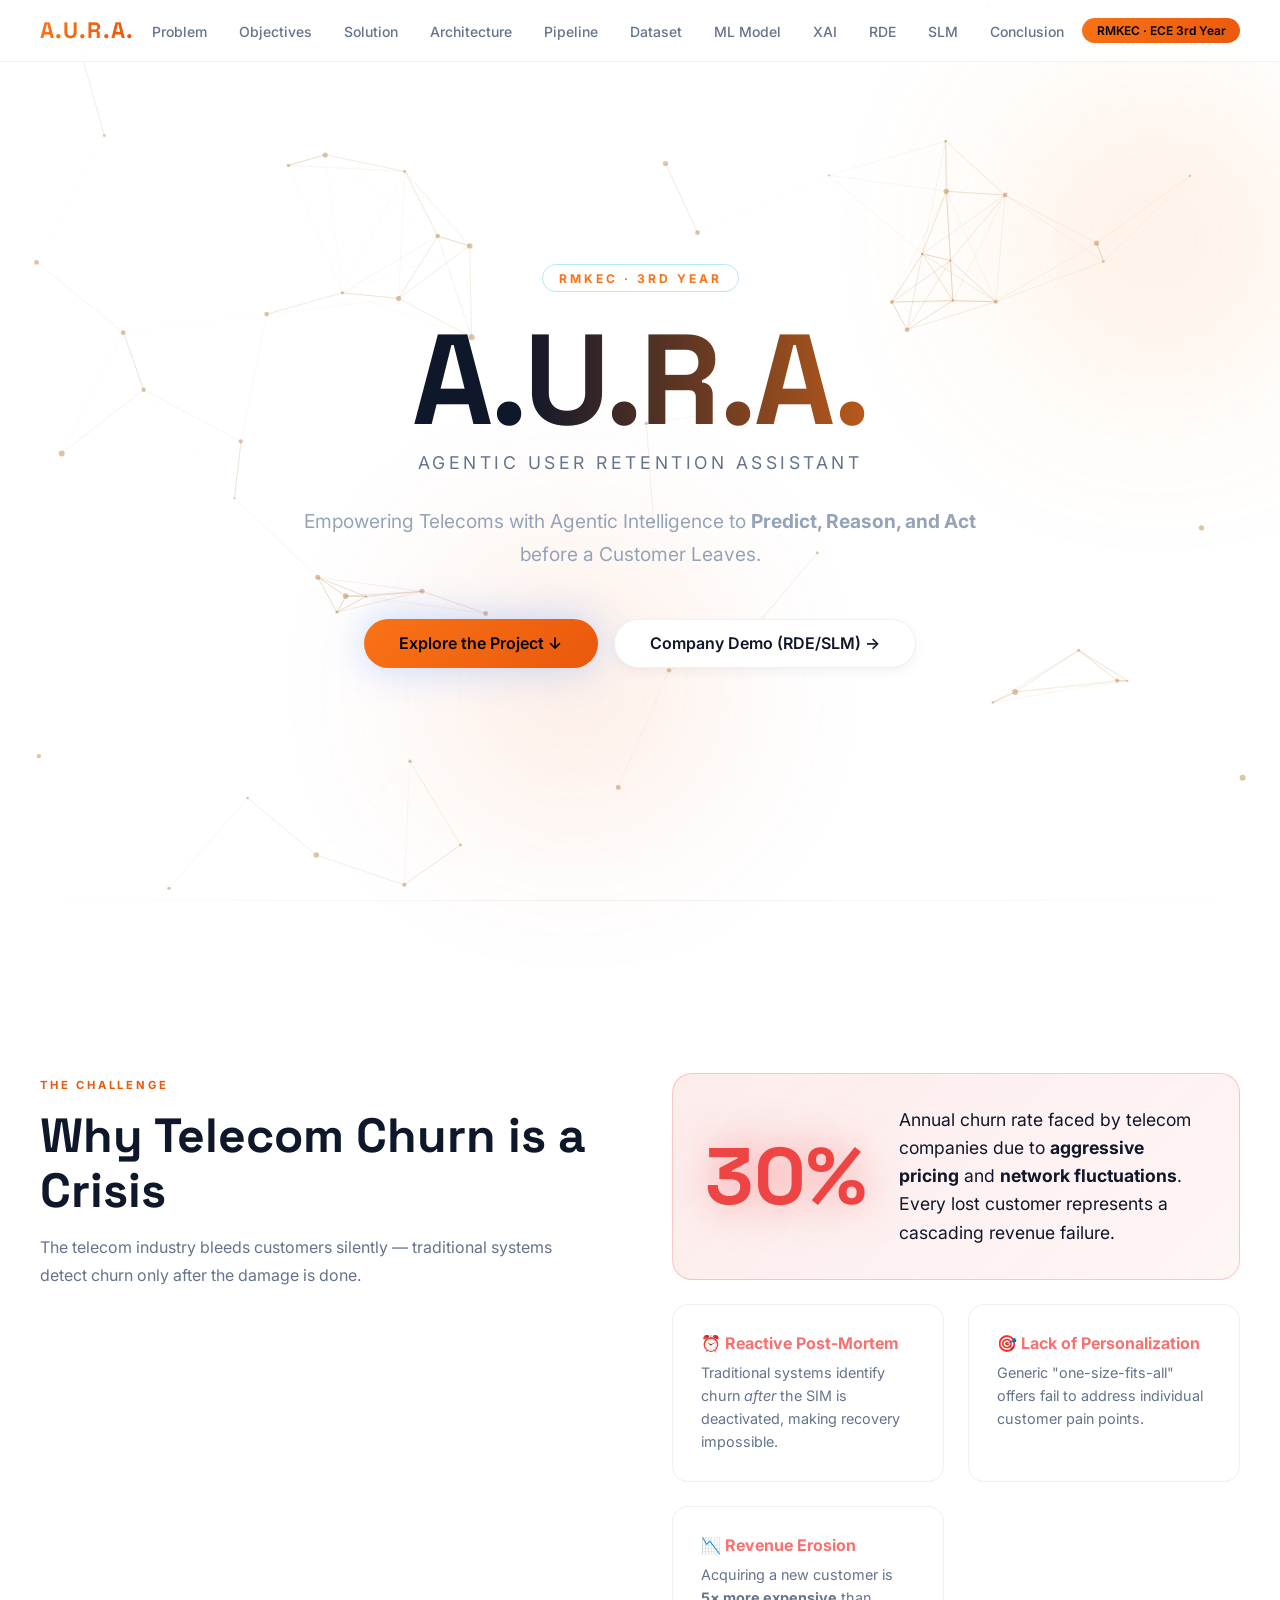
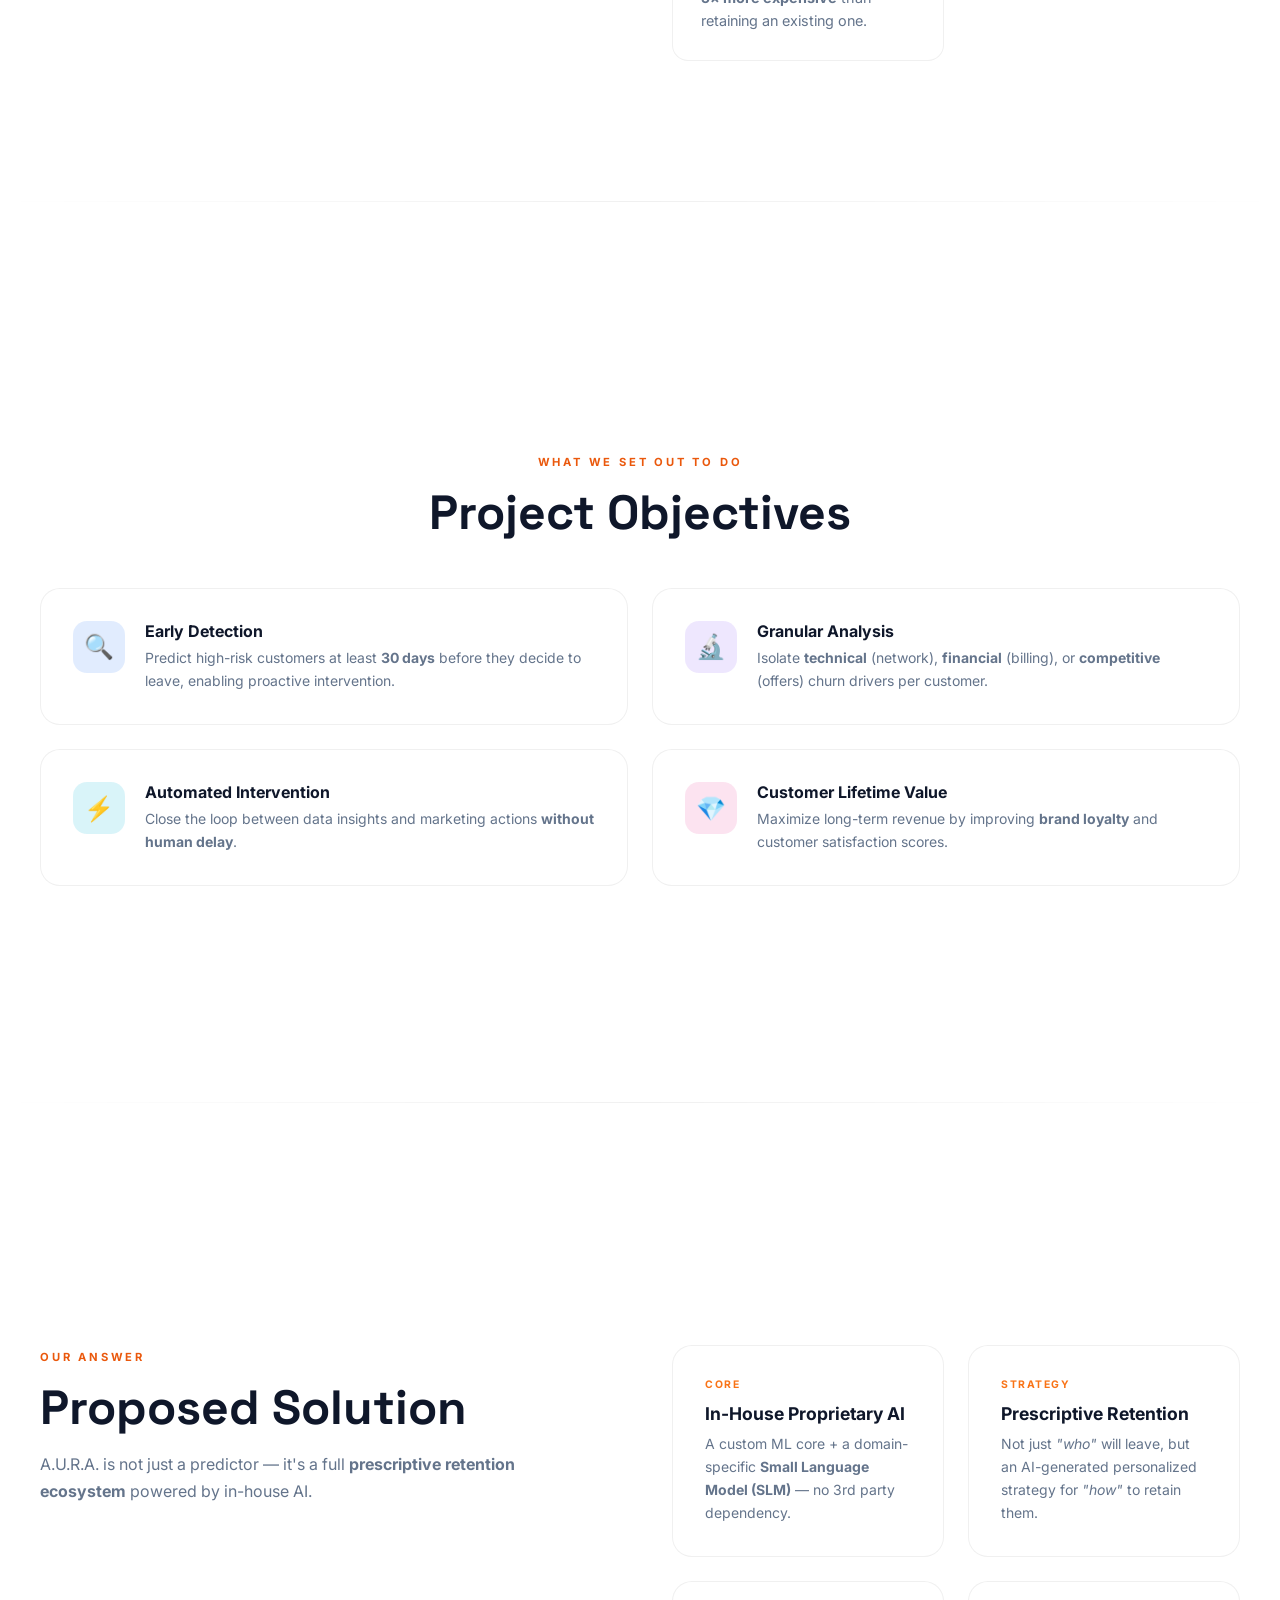
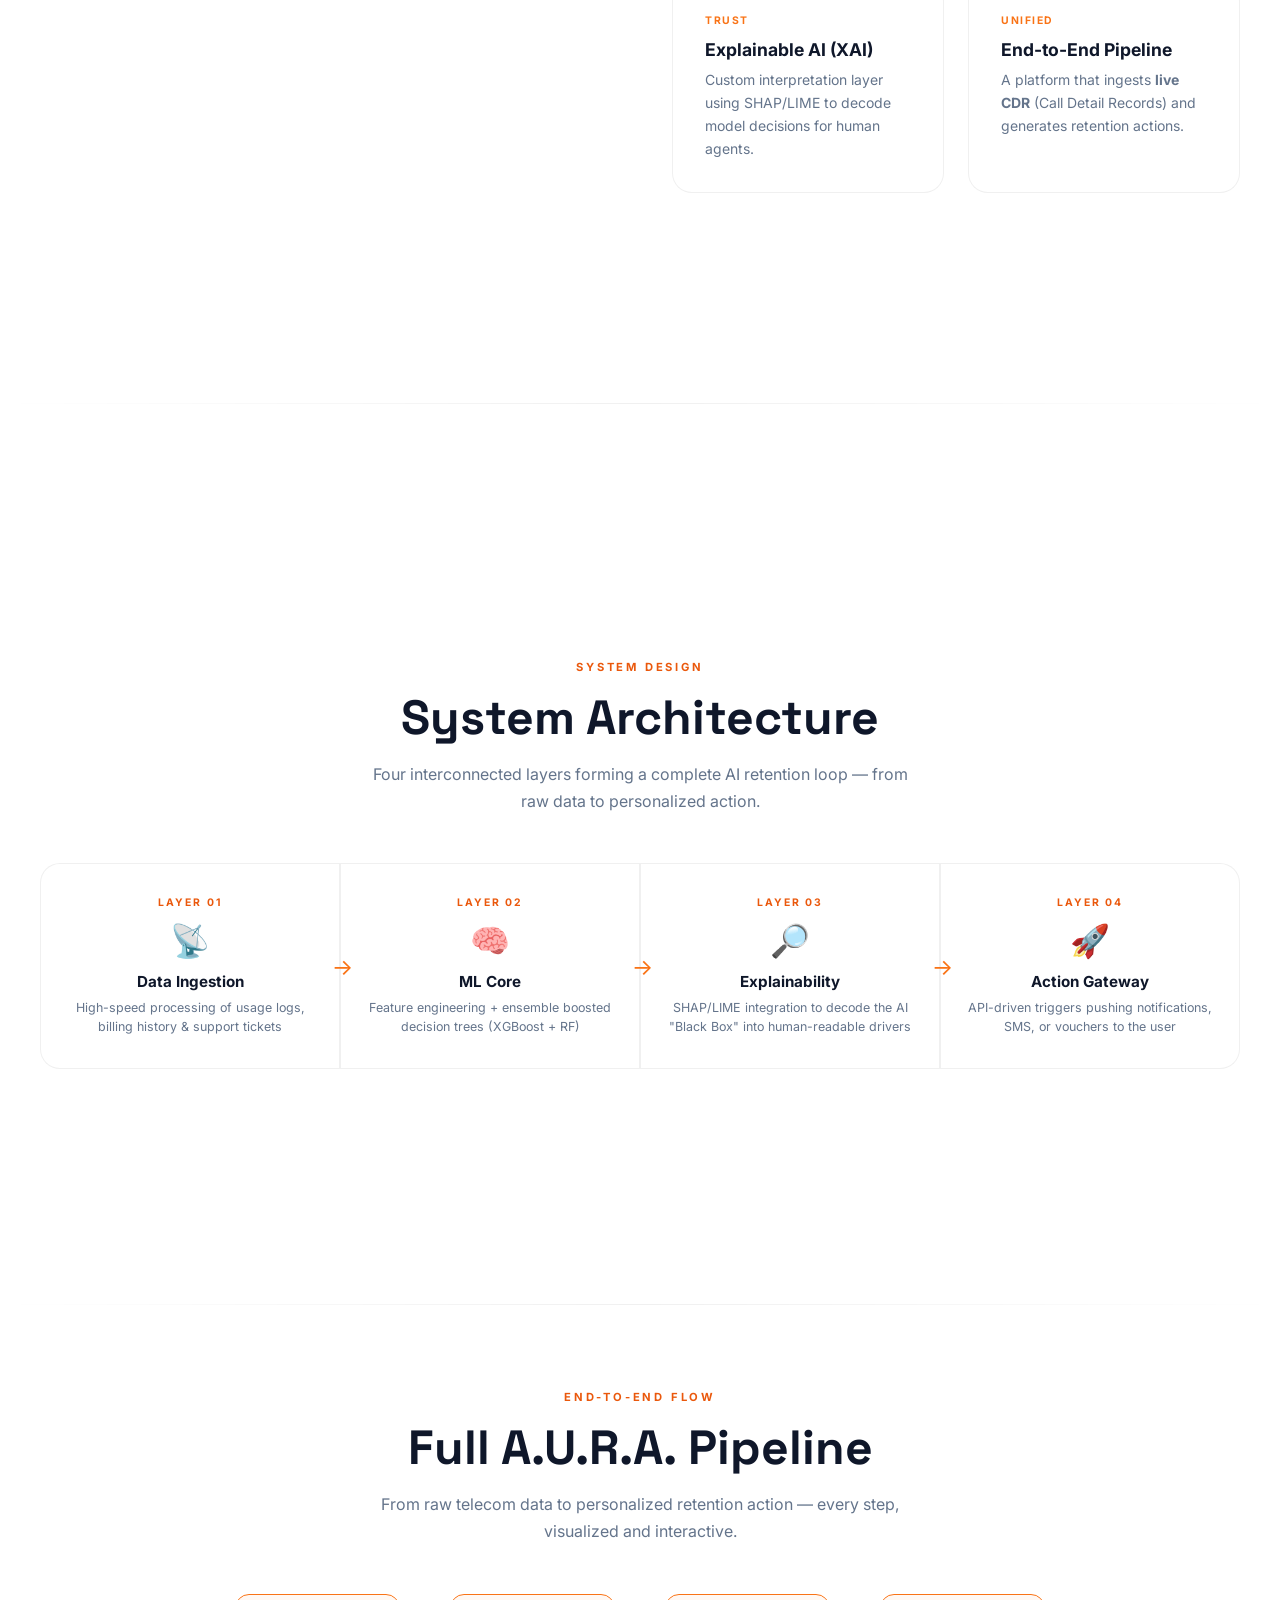
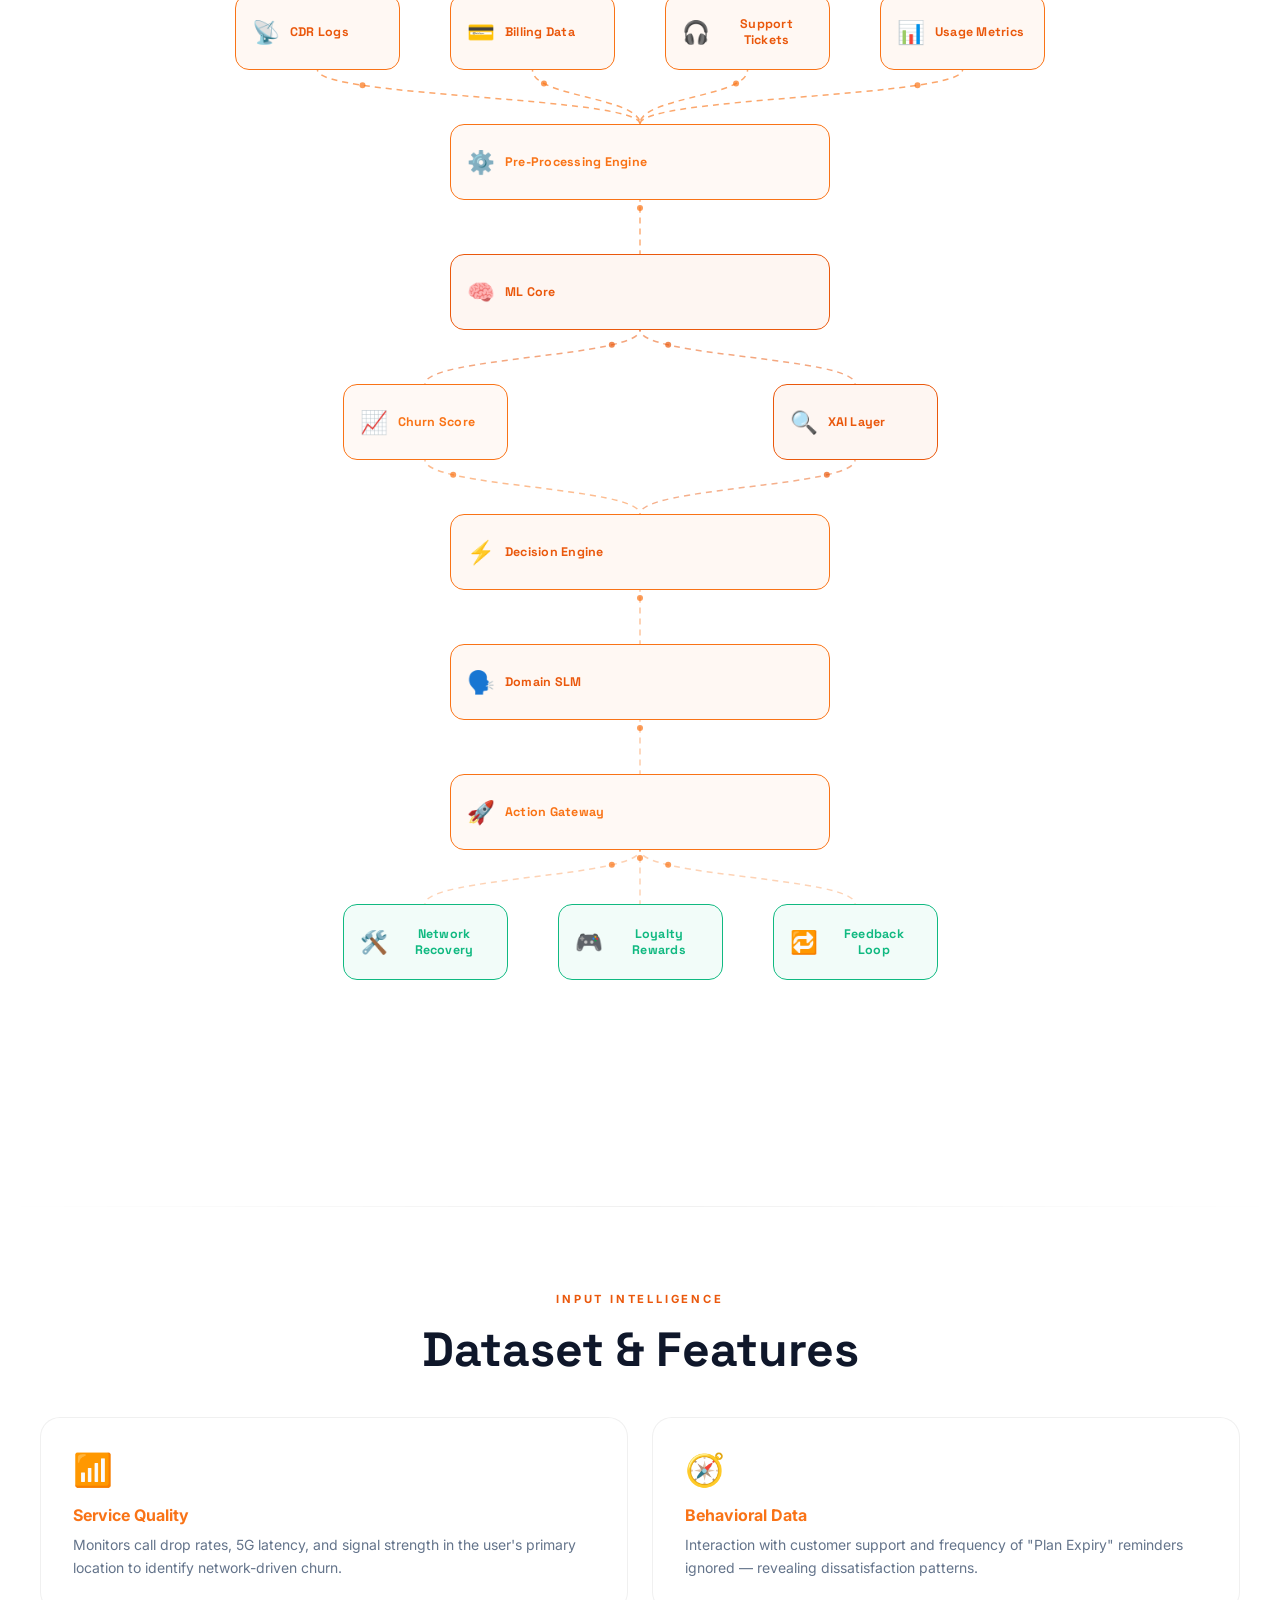
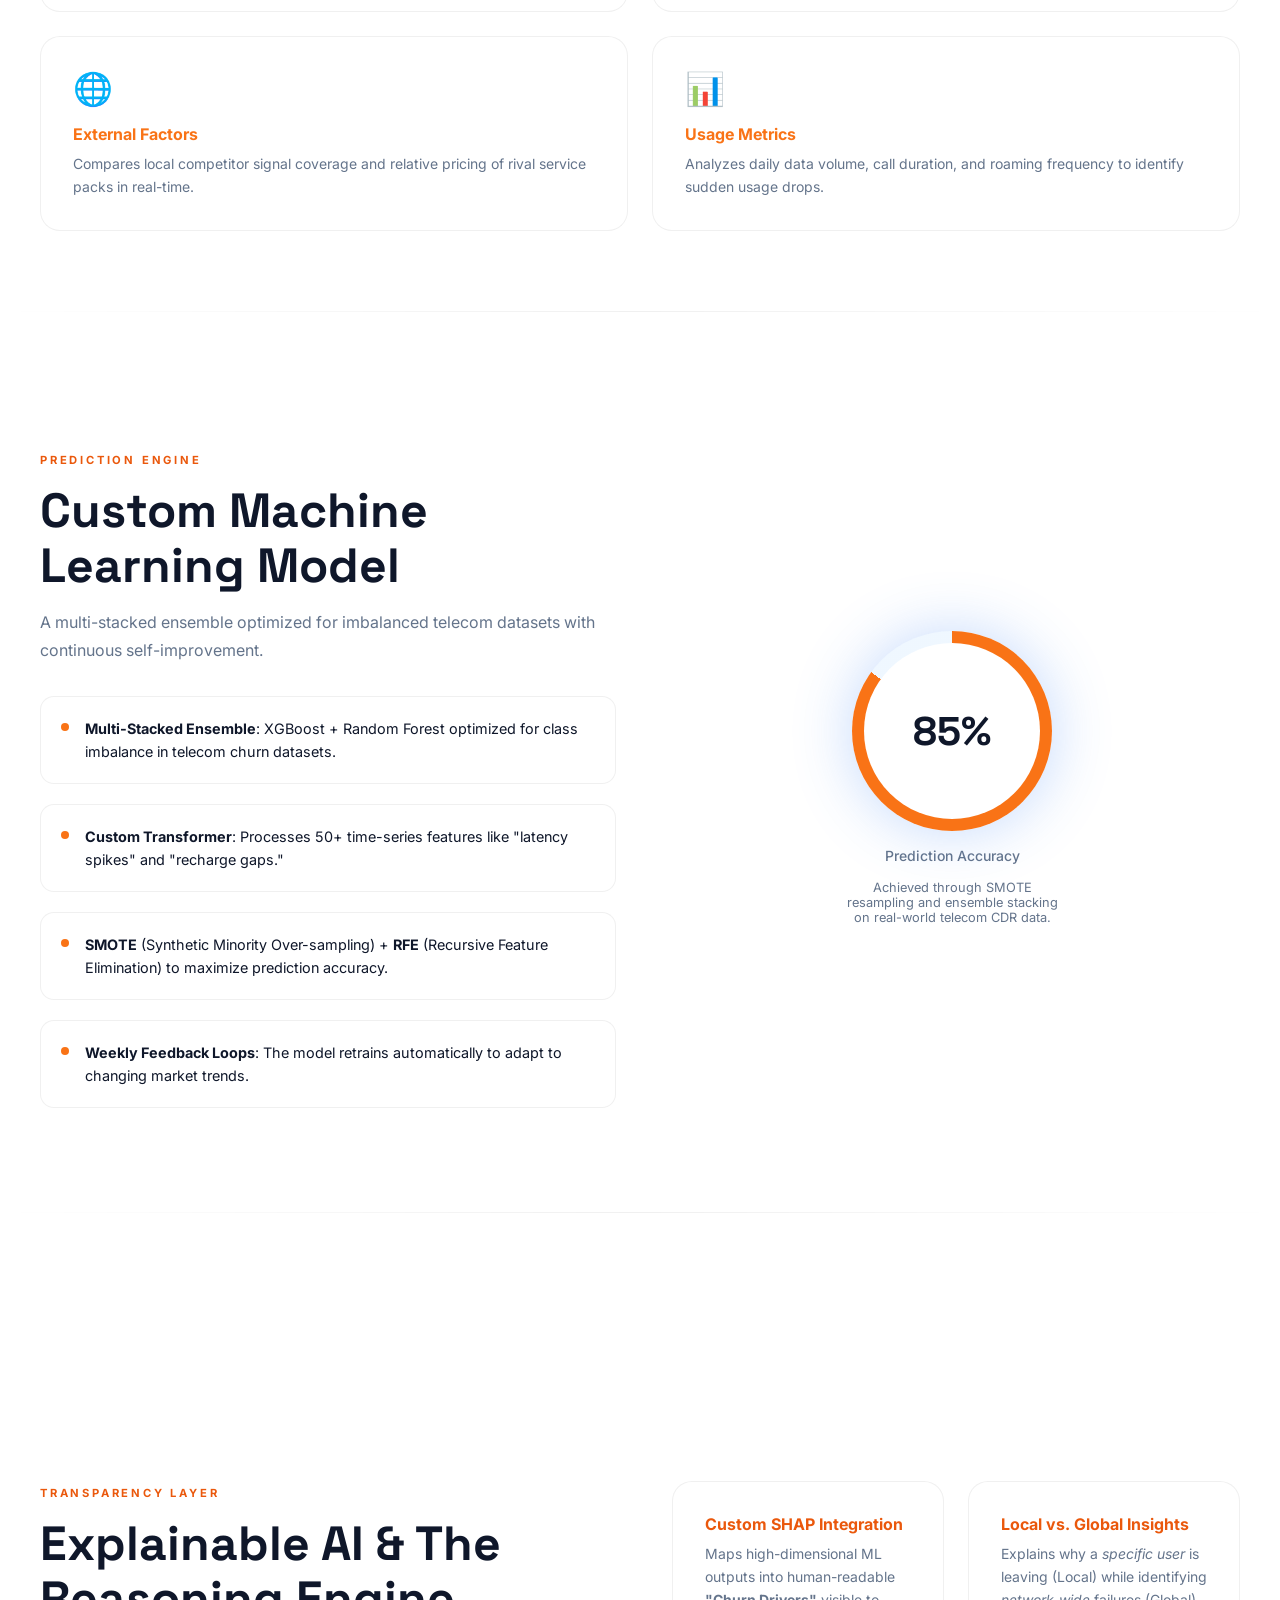
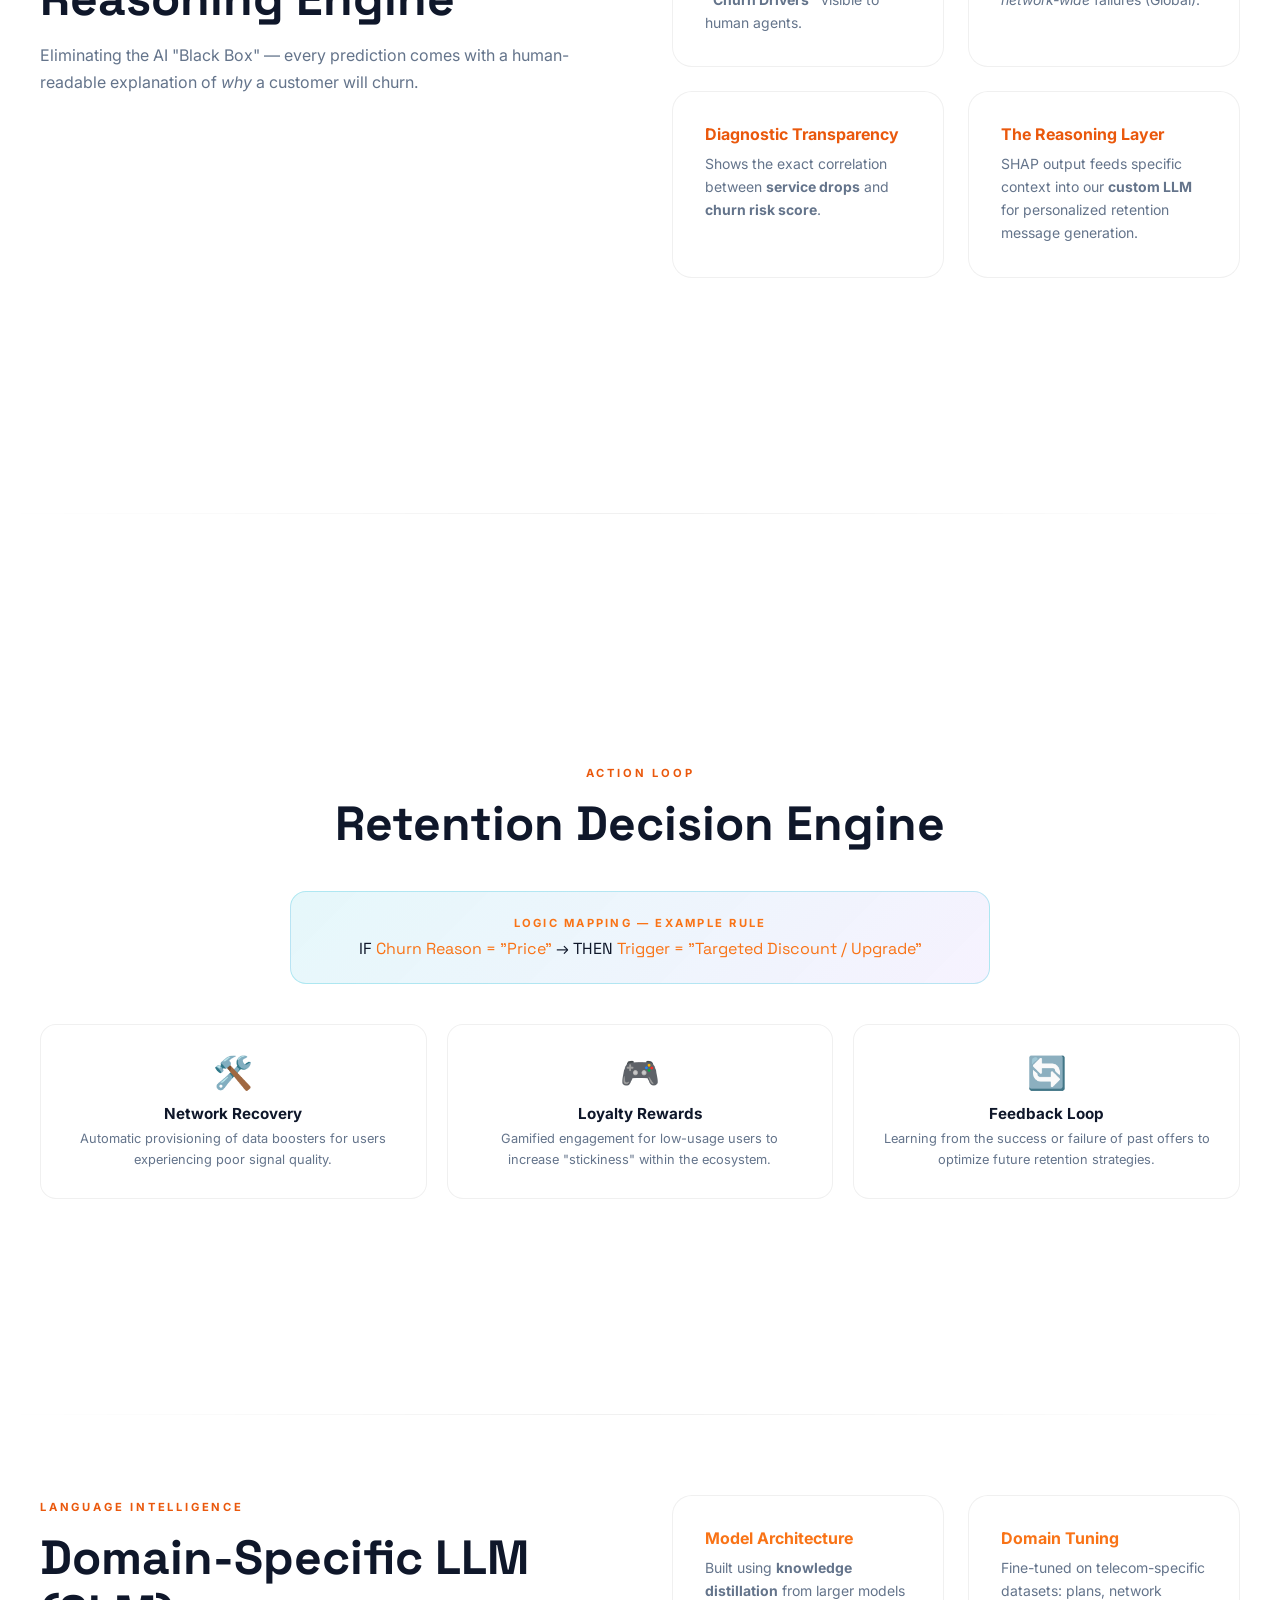
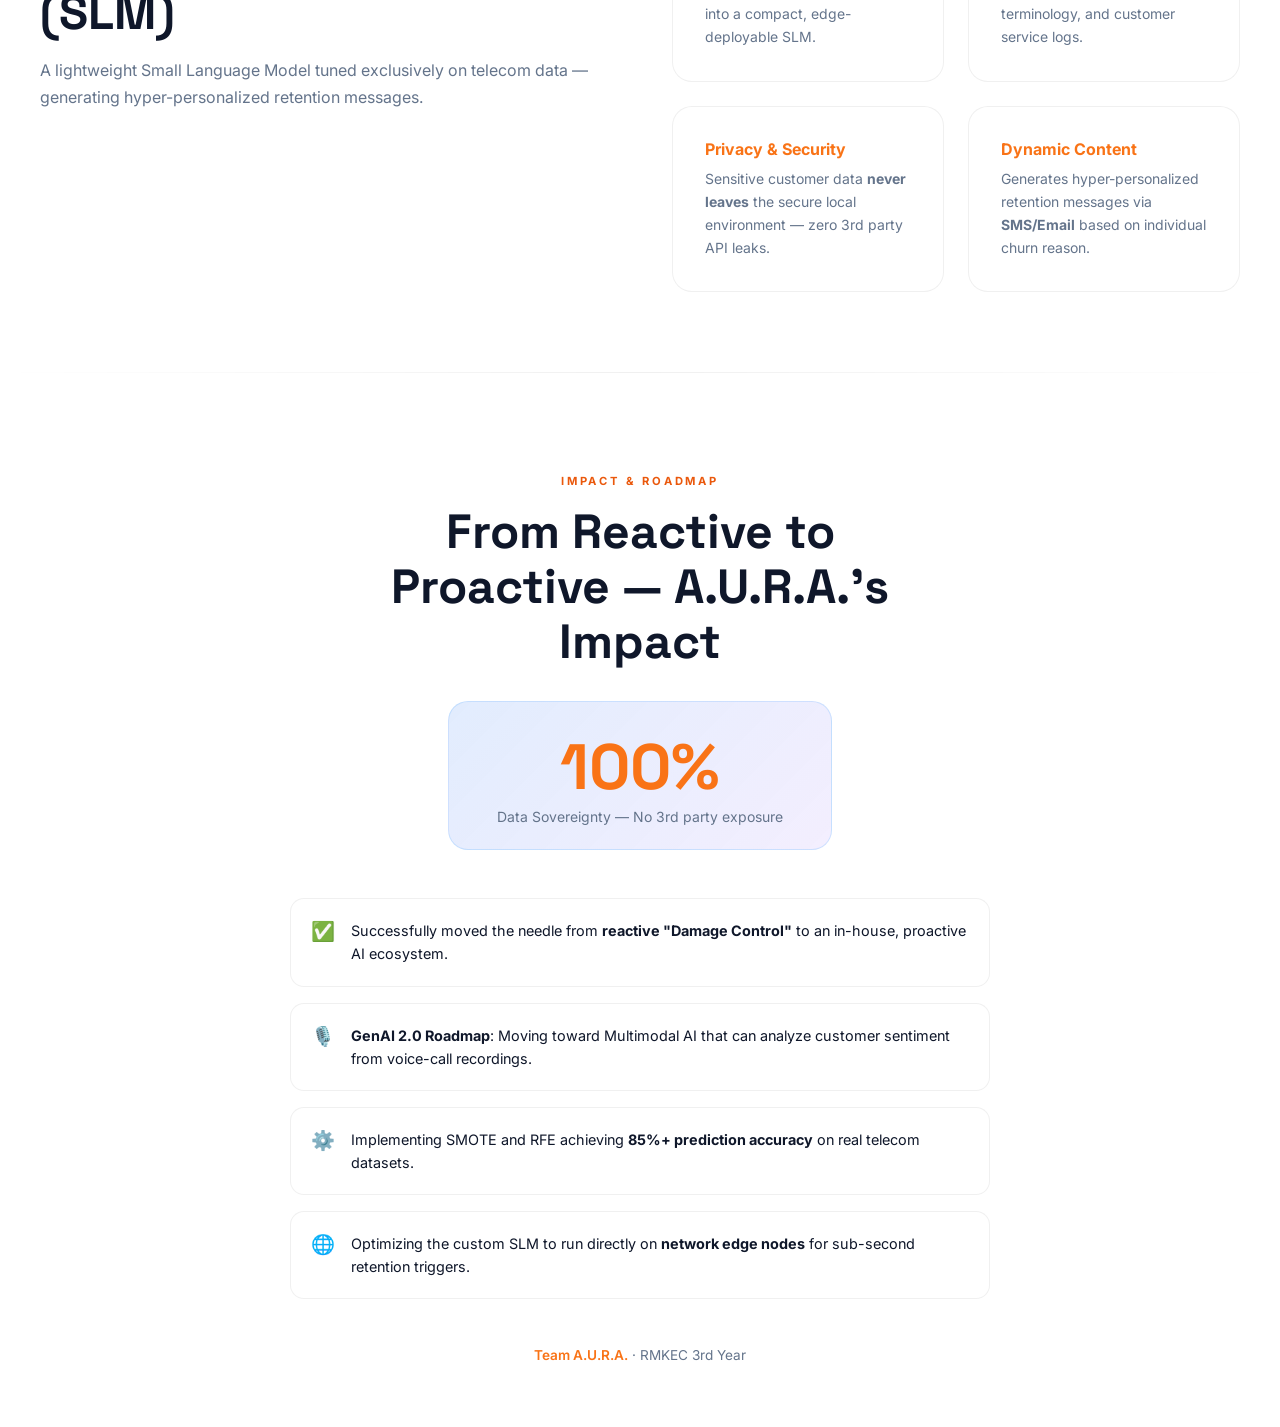
<file: index.html>
<!DOCTYPE html>
<html lang="en">
<head>
  <meta charset="UTF-8" />
  <meta name="viewport" content="width=device-width, initial-scale=1.0" />
  <title>A.U.R.A. — Agentic User Retention Assistant</title>
  <meta name="description" content="A.U.R.A. — AI-powered telecom churn prediction and retention platform by Team AURA, RMKEC ECE 3rd Year." />
  <link href="https://fonts.googleapis.com/css2?family=Inter:wght@300;400;500;600;700;800;900&family=Space+Grotesk:wght@400;500;600;700&display=swap" rel="stylesheet" />
  <style>
    *, *::before, *::after { box-sizing: border-box; margin: 0; padding: 0; }

    :root {
      --bg: #ffffff;
      --surface: #f8fafc;
      --card: #ffffff;
      --border: rgba(0,0,0,0.06);
      --glow-blue: #f97316;
      --glow-purple: #ea580c;
      --glow-cyan: #fb923c;
      --glow-pink: #f97316;
      --text: #0f172a;
      --muted: #64748b;
      --accent: #f97316;
      --theme-color: #f97316;
    }

    * { transition: border-color 0.4s ease; }
    .nav-logo, .hero-title { transition: filter 0.5s ease; }
    .nav-badge, .hero-cta a, .hero-eyebrow, .team-chip, .problem-card, .obj-card, .sol-card, .arch-step, .ds-card, .ml-bullet, .xai-card, .ret-card, .slm-card, .conc-point { transition: all 0.4s ease; }

    html { scroll-behavior: smooth; }

    body {
      font-family: 'Inter', sans-serif;
      background: var(--bg);
      color: var(--text);
      overflow-x: hidden;
    }

    /* ── NAV ── */
    nav {
      position: fixed; top: 0; left: 0; right: 0; z-index: 100;
      display: flex; align-items: center; justify-content: space-between;
      padding: 1rem 2.5rem;
      background: rgba(255, 255, 255, 0.85);
      backdrop-filter: blur(20px);
      border-bottom: 1px solid var(--border);
    }
    .nav-logo {
      font-family: 'Space Grotesk', sans-serif;
      font-size: 1.4rem; font-weight: 700;
      background: linear-gradient(90deg, var(--glow-blue), var(--glow-purple), var(--glow-blue));
      background-size: 200% auto;
      -webkit-background-clip: text; -webkit-text-fill-color: transparent;
      letter-spacing: 0.05em;
      animation: textShimmer 4s linear infinite;
    }
    @keyframes textShimmer {
      0% { background-position: 0% center; }
      100% { background-position: 200% center; }
    }
    .nav-links { display: flex; gap: 2rem; list-style: none; }
    .nav-links a {
      color: var(--muted); text-decoration: none; font-size: 0.875rem;
      font-weight: 500; transition: color 0.2s;
    }
    .nav-links a:hover { color: var(--accent); }
    .nav-badge {
      font-size: 0.75rem; font-weight: 600;
      background: linear-gradient(135deg, var(--glow-blue), var(--glow-purple));
      padding: 0.3rem 0.9rem; border-radius: 999px; color: #000;
    }

    /* ── SECTIONS ── */
    section { 
      min-height: 100vh; 
      display: flex; 
      align-items: center; 
      justify-content: center; 
      position: relative; 
      padding: 6rem 2rem 4rem;
      background: transparent !important;
    }
    #bg-canvas {
      position: fixed;
      top: 0;
      left: 0;
      width: 100%;
      height: 100%;
      z-index: -1;
      pointer-events: none;
      background: #ffffff;
    }
    .container { max-width: 1200px; width: 100%; margin: 0 auto; }

    /* ── HERO ── */
    #hero {
      background: radial-gradient(ellipse 80% 80% at 50% -20%, rgba(249, 115, 22, 0.1), transparent),
                  transparent;
      text-align: center;
      flex-direction: column;
      position: relative;
    }
    .hero-eyebrow {
      display: inline-block;
      font-size: 0.75rem; font-weight: 700; letter-spacing: 0.25em; text-transform: uppercase;
      color: var(--glow-cyan);
      border: 1px solid rgba(6,182,212,0.3); border-radius: 999px;
      padding: 0.35rem 1rem; margin-bottom: 1.5rem;
    }
    .hero-title {
      font-family: 'Space Grotesk', sans-serif;
      font-size: clamp(4rem, 10vw, 8rem);
      font-weight: 900; letter-spacing: -0.02em; line-height: 1;
      background: linear-gradient(90deg, var(--text) 20%, var(--glow-blue) 40%, var(--glow-purple) 60%, var(--text) 80%);
      background-size: 200% auto;
      -webkit-background-clip: text; -webkit-text-fill-color: transparent;
      margin-bottom: 0.5rem;
      animation: textShimmer 5s linear infinite;
    }
    .hero-subtitle {
      font-size: clamp(0.9rem, 2vw, 1.1rem); font-weight: 400;
      color: var(--muted); letter-spacing: 0.2em; text-transform: uppercase;
      margin-bottom: 2rem;
    }
    .hero-desc {
      font-size: clamp(1rem, 2vw, 1.2rem);
      color: #94a3b8; max-width: 700px; margin: 0 auto 3rem;
      line-height: 1.7;
    }
    .hero-team {
      display: flex; justify-content: center; flex-wrap: wrap; gap: 0.75rem;
      margin-bottom: 3rem;
    }
    .team-chip {
      padding: 0.4rem 1.1rem;
      background: var(--card);
      border: 1px solid var(--border);
      border-radius: 999px;
      font-size: 0.85rem; font-weight: 500; color: var(--text);
    }
    .hero-cta a {
      display: inline-flex; align-items: center; gap: 0.5rem;
      background: linear-gradient(135deg, var(--glow-blue), var(--glow-purple));
      color: #000; text-decoration: none;
      padding: 0.85rem 2.2rem; border-radius: 999px;
      font-weight: 600; font-size: 1rem;
      box-shadow: 0 0 40px rgba(59,130,246,0.3);
      transition: transform 0.2s, box-shadow 0.2s;
    }
    .hero-cta a:hover { transform: translateY(-2px); box-shadow: 0 0 60px rgba(59,130,246,0.5); }

    /* Floating orbs */
    .orb {
      position: absolute; border-radius: 50%; pointer-events: none;
      filter: blur(100px); opacity: 0.15;
      animation: float 8s ease-in-out infinite;
      z-index: 1;
    }
    .orb-1 { width: 400px; height: 400px; background: #f97316; top: 0%; left: -5%; animation-delay: 0s; display: none; }
    .orb-2 { width: 300px; height: 300px; background: #fb923c; top: 10%; right: -2%; animation-delay: 3s; }
    .orb-3 { width: 250px; height: 250px; background: #ea580c; bottom: 10%; left: 35%; animation-delay: 5s; }
    @keyframes float {
      0%, 100% { transform: translateY(0) scale(1); }
      50% { transform: translateY(-30px) scale(1.05); }
    }

    /* ── SECTION HEADER ── */
    .sec-label {
      display: inline-block;
      font-size: 0.7rem; font-weight: 700; letter-spacing: 0.25em; text-transform: uppercase;
      color: var(--glow-purple); margin-bottom: 1rem;
    }
    .sec-title {
      font-family: 'Space Grotesk', sans-serif;
      font-size: clamp(2rem, 4vw, 3rem); font-weight: 700;
      line-height: 1.15; margin-bottom: 1rem;
    }
    .sec-desc { font-size: 1rem; color: var(--muted); line-height: 1.7; max-width: 560px; }

    /* ── PROBLEM ── */
    #problem { background: transparent; }
    .problem-grid { display: grid; grid-template-columns: 1fr 1fr; gap: 1.5rem; }
    .problem-stat {
      grid-column: 1 / -1;
      background: linear-gradient(135deg, rgba(239,68,68,0.1), rgba(239,68,68,0.05));
      border: 1px solid rgba(239,68,68,0.25);
      border-radius: 20px; padding: 2rem;
      display: flex; align-items: center; gap: 2rem;
    }
    .stat-num {
      font-family: 'Space Grotesk', sans-serif;
      font-size: 5rem; font-weight: 900;
      color: #ef4444; line-height: 1;
      text-shadow: 0 0 40px rgba(239,68,68,0.5);
    }
    .stat-desc { font-size: 1.1rem; color: var(--text); line-height: 1.6; }
    .problem-card {
      background: var(--card); border: 1px solid var(--border);
      border-radius: 16px; padding: 1.75rem;
      transition: border-color 0.3s, transform 0.3s;
    }
    .problem-card:hover { border-color: rgba(239,68,68,0.4); transform: translateY(-4px); }
    .problem-card h3 {
      font-size: 1rem; font-weight: 700; margin-bottom: 0.5rem;
      color: #f87171;
    }
    .problem-card p { font-size: 0.9rem; color: var(--muted); line-height: 1.6; }

    /* ── OBJECTIVES ── */
    #objective { background: transparent; }
    .obj-grid { display: grid; grid-template-columns: repeat(2, 1fr); gap: 1.5rem; }
    .obj-card {
      background: var(--card); border: 1px solid var(--border);
      border-radius: 20px; padding: 2rem;
      display: flex; gap: 1.25rem;
      transition: border-color 0.3s, transform 0.3s;
    }
    .obj-card:hover { border-color: var(--glow-blue); transform: translateY(-4px); }
    .obj-icon {
      flex-shrink: 0; width: 52px; height: 52px;
      border-radius: 14px; display: flex; align-items: center; justify-content: center;
      font-size: 1.5rem;
    }
    .obj-card h3 { font-size: 1rem; font-weight: 700; margin-bottom: 0.4rem; }
    .obj-card p { font-size: 0.875rem; color: var(--muted); line-height: 1.6; }

    /* ── SOLUTION ── */
    #solution { background: transparent; }
    .sol-grid { display: grid; grid-template-columns: repeat(2, 1fr); gap: 1.5rem; }
    .sol-card {
      background: var(--card); border: 1px solid var(--border);
      border-radius: 20px; padding: 2rem;
      position: relative; overflow: hidden;
      transition: border-color 0.3s, transform 0.3s;
    }
    .sol-card::before {
      content: ''; position: absolute; top: 0; left: 0; right: 0; height: 2px;
      background: linear-gradient(90deg, var(--glow-blue), var(--glow-purple));
      opacity: 0; transition: opacity 0.3s;
    }
    .sol-card:hover::before { opacity: 1; }
    .sol-card:hover { border-color: rgba(99,179,255,0.3); transform: translateY(-4px); }
    .sol-tag {
      font-size: 0.65rem; font-weight: 700; letter-spacing: 0.15em; text-transform: uppercase;
      color: var(--glow-cyan); margin-bottom: 0.75rem;
    }
    .sol-card h3 { font-size: 1.1rem; font-weight: 700; margin-bottom: 0.5rem; }
    .sol-card p { font-size: 0.875rem; color: var(--muted); line-height: 1.65; }

    /* ── ARCHITECTURE ── */
    #architecture { background: transparent; flex-direction: column; }
    .arch-pipeline {
      display: flex; align-items: stretch; gap: 0;
      width: 100%; margin-top: 3rem;
      overflow-x: auto; padding-bottom: 1rem;
    }
    .arch-step {
      flex: 1; min-width: 180px;
      background: var(--card); border: 1px solid var(--border);
      border-radius: 0; padding: 2rem 1.5rem;
      position: relative; text-align: center;
      transition: background 0.3s;
    }
    .arch-step:first-child { border-radius: 20px 0 0 20px; }
    .arch-step:last-child { border-radius: 0 20px 20px 0; }
    .arch-step:hover { background: rgba(59,130,246,0.08); }
    .arch-step::after {
      content: '→'; position: absolute; right: -14px; top: 50%; transform: translateY(-50%);
      color: var(--glow-blue); font-size: 1.4rem; z-index: 2;
    }
    .arch-step:last-child::after { content: ''; }
    .arch-step-num {
      font-size: 0.65rem; font-weight: 700; letter-spacing: 0.2em;
      color: var(--glow-purple); text-transform: uppercase; margin-bottom: 0.75rem;
    }
    .arch-icon { font-size: 2rem; margin-bottom: 0.75rem; }
    .arch-step h3 { font-size: 0.95rem; font-weight: 700; margin-bottom: 0.4rem; }
    .arch-step p { font-size: 0.78rem; color: var(--muted); line-height: 1.55; }

    /* ── DATASET ── */
    #dataset { background: transparent; }
    .dataset-grid { display: grid; grid-template-columns: repeat(2, 1fr); gap: 1.5rem; }
    .ds-card {
      background: var(--card); border: 1px solid var(--border);
      border-radius: 20px; padding: 2rem;
      transition: border-color 0.3s, transform 0.3s;
    }
    .ds-card:hover { border-color: var(--glow-cyan); transform: translateY(-4px); }
    .ds-icon { font-size: 2rem; margin-bottom: 1rem; }
    .ds-card h3 { font-size: 1rem; font-weight: 700; margin-bottom: 0.5rem; color: var(--glow-cyan); }
    .ds-card p { font-size: 0.875rem; color: var(--muted); line-height: 1.65; }

    /* ── ML MODEL ── */
    #mlmodel { background: transparent; }
    .ml-layout { display: grid; grid-template-columns: 1fr 1fr; gap: 3rem; align-items: center; }
    .ml-accuracy {
      display: flex; flex-direction: column; align-items: center; justify-content: center;
      gap: 1rem; text-align: center;
    }
    .accuracy-ring {
      width: 200px; height: 200px;
      border-radius: 50%;
      background: conic-gradient(var(--glow-blue) 0% 85%, rgba(99,179,255,0.1) 85% 100%);
      display: flex; align-items: center; justify-content: center;
      position: relative;
      box-shadow: 0 0 60px rgba(59,130,246,0.3);
    }
    .accuracy-ring::before {
      content: ''; position: absolute;
      inset: 12px; border-radius: 50%;
      background: var(--bg);
    }
    .accuracy-val {
      position: relative; z-index: 1;
      font-family: 'Space Grotesk', sans-serif;
      font-size: 2.5rem; font-weight: 900; color: var(--text);
    }
    .accuracy-label { color: var(--muted); font-size: 0.875rem; font-weight: 500; }
    .ml-bullets { display: flex; flex-direction: column; gap: 1.25rem; }
    .ml-bullet {
      display: flex; gap: 1rem; align-items: flex-start;
      background: var(--card); border: 1px solid var(--border);
      border-radius: 14px; padding: 1.25rem;
      transition: border-color 0.3s;
    }
    .ml-bullet:hover { border-color: var(--glow-blue); }
    .bullet-dot {
      width: 8px; height: 8px; border-radius: 50%;
      background: var(--glow-blue); flex-shrink: 0; margin-top: 6px;
    }
    .ml-bullet p { font-size: 0.9rem; color: var(--text); line-height: 1.6; }

    /* ── XAI ── */
    #xai { background: transparent; }
    .xai-grid { display: grid; grid-template-columns: repeat(2, 1fr); gap: 1.5rem; }
    .xai-card {
      background: var(--card); border: 1px solid var(--border);
      border-radius: 20px; padding: 2rem;
      transition: border-color 0.3s, transform 0.3s;
    }
    .xai-card:hover { border-color: var(--glow-purple); transform: translateY(-4px); }
    .xai-card h3 { font-size: 1rem; font-weight: 700; margin-bottom: 0.5rem; color: var(--glow-purple); }
    .xai-card p { font-size: 0.875rem; color: var(--muted); line-height: 1.65; }

    /* ── RETENTION ENGINE ── */
    #retention { background: transparent; flex-direction: column; }
    .logic-card {
      background: linear-gradient(135deg, rgba(6,182,212,0.1), rgba(139,92,246,0.08));
      border: 1px solid rgba(6,182,212,0.25);
      border-radius: 16px; padding: 1.5rem; margin-bottom: 2rem;
    }
    .logic-label { font-size: 0.7rem; font-weight: 700; letter-spacing: 0.2em; text-transform: uppercase; color: var(--glow-cyan); margin-bottom: 0.5rem; }
    .logic-code {
      font-family: 'Space Grotesk', monospace;
      font-size: 1rem; color: var(--text);
    }
    .logic-code span { color: var(--glow-blue); }
    .retention-grid { display: grid; grid-template-columns: repeat(3, 1fr); gap: 1.25rem; }
    .ret-card {
      background: var(--card); border: 1px solid var(--border);
      border-radius: 16px; padding: 1.75rem;
      text-align: center;
      transition: border-color 0.3s, transform 0.3s;
    }
    .ret-card:hover { border-color: var(--glow-cyan); transform: translateY(-4px); }
    .ret-icon { font-size: 2rem; margin-bottom: 0.75rem; }
    .ret-card h3 { font-size: 0.95rem; font-weight: 700; margin-bottom: 0.4rem; }
    .ret-card p { font-size: 0.8rem; color: var(--muted); line-height: 1.6; }

    /* ── SLM ── */
    #slm { background: transparent; }
    .slm-grid { display: grid; grid-template-columns: repeat(2, 1fr); gap: 1.5rem; }
    .slm-card {
      background: var(--card); border: 1px solid var(--border);
      border-radius: 20px; padding: 2rem;
      transition: border-color 0.3s, transform 0.3s;
    }
    .slm-card:hover { border-color: var(--glow-pink); transform: translateY(-4px); }
    .slm-card h3 { font-size: 1rem; font-weight: 700; margin-bottom: 0.5rem; color: var(--glow-pink); }
    .slm-card p { font-size: 0.875rem; color: var(--muted); line-height: 1.65; }

    /* ── CONCLUSION ── */
    #conclusion {
      background: radial-gradient(ellipse 80% 80% at 50% 120%, rgba(249, 115, 22, 0.1), transparent), transparent;
      text-align: center; flex-direction: column;
    }
    .conc-stat {
      display: inline-flex; flex-direction: column; align-items: center;
      background: linear-gradient(135deg, rgba(59,130,246,0.15), rgba(139,92,246,0.1));
      border: 1px solid rgba(99,179,255,0.25);
      border-radius: 20px; padding: 1.5rem 3rem; margin-bottom: 3rem;
    }
    .conc-stat-num {
      font-family: 'Space Grotesk', sans-serif;
      font-size: 4rem; font-weight: 900; color: var(--glow-blue);
    }
    .conc-stat-label { font-size: 0.875rem; color: var(--muted); }
    .conc-points { display: flex; flex-direction: column; gap: 1rem; max-width: 700px; margin: 0 auto 3rem; }
    .conc-point {
      display: flex; align-items: flex-start; gap: 1rem; text-align: left;
      background: var(--card); border: 1px solid var(--border);
      border-radius: 14px; padding: 1.25rem;
    }
    .conc-bullet { color: var(--glow-cyan); font-size: 1.2rem; flex-shrink: 0; }
    .conc-point p { font-size: 0.9rem; color: var(--text); line-height: 1.6; }
    .footer-team {
      font-size: 0.85rem; color: var(--muted);
    }
    .footer-team span { color: var(--accent); font-weight: 600; }

    /* ── LAYOUT HELPERS ── */
    .two-col { display: grid; grid-template-columns: 1fr 1fr; gap: 4rem; align-items: start; }

    /* ── FADE IN ANIMATION ── */
    .fade-in { opacity: 0; transform: translateY(30px); transition: opacity 0.7s ease, transform 0.7s ease; }
    .fade-in.visible { opacity: 1; transform: translateY(0); }

    /* ── DIVIDER ── */
    .divider {
      height: 1px;
      background: linear-gradient(90deg, transparent, var(--border), transparent);
      margin: 0;
    }

    /* ── RESPONSIVE ── */
    @media (max-width: 900px) {
      .two-col, .obj-grid, .sol-grid, .dataset-grid, .xai-grid, .slm-grid, .ml-layout, .problem-grid, .retention-grid { grid-template-columns: 1fr; }
      .problem-stat { flex-direction: column; gap: 1rem; }
      .arch-pipeline { flex-direction: column; }
      .arch-step { border-radius: 16px !important; }
      .arch-step::after { content: '↓'; right: 50%; top: auto; bottom: -16px; transform: translateX(50%); }
      .arch-step:last-child::after { content: ''; }
      nav { padding: 1rem 1.25rem; }
      .nav-links { display: none; }
    }
  </style>
</head>
<body>

  <canvas id="bg-canvas"></canvas>

  <!-- NAV -->
  <nav>
    <a href="index.html" style="text-decoration: none;"><span class="nav-logo">A.U.R.A.</span></a>
    <ul class="nav-links">
      <li><a href="#problem">Problem</a></li>
      <li><a href="#objective">Objectives</a></li>
      <li><a href="#solution">Solution</a></li>
      <li><a href="#architecture">Architecture</a></li>
      <li><a href="#pipeline">Pipeline</a></li>
      <li><a href="#dataset">Dataset</a></li>
      <li><a href="#mlmodel">ML Model</a></li>
      <li><a href="#xai">XAI</a></li>
      <li><a href="#retention">RDE</a></li>
      <li><a href="#slm">SLM</a></li>
      <li><a href="#conclusion">Conclusion</a></li>
    </ul>
    <span class="nav-badge">RMKEC · ECE 3rd Year</span>
  </nav>

  <!-- ── HERO ── -->
  <section id="hero">
    <div class="orb orb-1"></div>
    <div class="orb orb-2"></div>
    <div class="orb orb-3"></div>
    <div class="container fade-in" style="position: relative; z-index: 10;">
      <div class="hero-eyebrow">RMKEC · 3rd Year</div>
      <h1 class="hero-title">A.U.R.A.</h1>
      <p class="hero-subtitle">Agentic User Retention Assistant</p>
      <p class="hero-desc">
        Empowering Telecoms with Agentic Intelligence to <strong>Predict, Reason, and Act</strong> before a Customer Leaves.
      </p>

      <div class="hero-cta" style="display: flex; gap: 1rem; justify-content: center;">
        <a href="#problem">Explore the Project ↓</a>
        <a href="dashboard.html" style="background: #fff; border: 1px solid var(--border); box-shadow: 0 4px 12px rgba(0,0,0,0.05); color: var(--text);">Company Demo (RDE/SLM) →</a>
      </div>
    </div>
  </section>

  <div class="divider"></div>

  <!-- ── PROBLEM ── -->
  <section id="problem">
    <div class="container">
      <div class="two-col">
        <div class="fade-in">
          <span class="sec-label">The Challenge</span>
          <h2 class="sec-title">Why Telecom Churn is a Crisis</h2>
          <p class="sec-desc">The telecom industry bleeds customers silently — traditional systems detect churn only after the damage is done.</p>
        </div>
        <div class="problem-grid fade-in">
          <div class="problem-stat">
            <div class="stat-num">30%</div>
            <div class="stat-desc">Annual churn rate faced by telecom companies due to <strong>aggressive pricing</strong> and <strong>network fluctuations</strong>. Every lost customer represents a cascading revenue failure.</div>
          </div>
          <div class="problem-card">
            <h3>⏰ Reactive Post-Mortem</h3>
            <p>Traditional systems identify churn <em>after</em> the SIM is deactivated, making recovery impossible.</p>
          </div>
          <div class="problem-card">
            <h3>🎯 Lack of Personalization</h3>
            <p>Generic "one-size-fits-all" offers fail to address individual customer pain points.</p>
          </div>
          <div class="problem-card">
            <h3>📉 Revenue Erosion</h3>
            <p>Acquiring a new customer is <strong>5× more expensive</strong> than retaining an existing one.</p>
          </div>
        </div>
      </div>
    </div>
  </section>

  <div class="divider"></div>

  <!-- ── OBJECTIVE ── -->
  <section id="objective">
    <div class="container">
      <div style="text-align:center; margin-bottom: 3rem;" class="fade-in">
        <span class="sec-label">What We Set Out To Do</span>
        <h2 class="sec-title">Project Objectives</h2>
      </div>
      <div class="obj-grid fade-in">
        <div class="obj-card">
          <div class="obj-icon" style="background:rgba(59,130,246,0.15);">🔍</div>
          <div>
            <h3>Early Detection</h3>
            <p>Predict high-risk customers at least <strong>30 days</strong> before they decide to leave, enabling proactive intervention.</p>
          </div>
        </div>
        <div class="obj-card">
          <div class="obj-icon" style="background:rgba(139,92,246,0.15);">🔬</div>
          <div>
            <h3>Granular Analysis</h3>
            <p>Isolate <strong>technical</strong> (network), <strong>financial</strong> (billing), or <strong>competitive</strong> (offers) churn drivers per customer.</p>
          </div>
        </div>
        <div class="obj-card">
          <div class="obj-icon" style="background:rgba(6,182,212,0.15);">⚡</div>
          <div>
            <h3>Automated Intervention</h3>
            <p>Close the loop between data insights and marketing actions <strong>without human delay</strong>.</p>
          </div>
        </div>
        <div class="obj-card">
          <div class="obj-icon" style="background:rgba(236,72,153,0.15);">💎</div>
          <div>
            <h3>Customer Lifetime Value</h3>
            <p>Maximize long-term revenue by improving <strong>brand loyalty</strong> and customer satisfaction scores.</p>
          </div>
        </div>
      </div>
    </div>
  </section>

  <div class="divider"></div>

  <!-- ── SOLUTION ── -->
  <section id="solution">
    <div class="container">
      <div class="two-col">
        <div class="fade-in">
          <span class="sec-label">Our Answer</span>
          <h2 class="sec-title">Proposed Solution</h2>
          <p class="sec-desc">A.U.R.A. is not just a predictor — it's a full <strong>prescriptive retention ecosystem</strong> powered by in-house AI.</p>
        </div>
        <div class="sol-grid fade-in">
          <div class="sol-card">
            <div class="sol-tag">Core</div>
            <h3>In-House Proprietary AI</h3>
            <p>A custom ML core + a domain-specific <strong>Small Language Model (SLM)</strong> — no 3rd party dependency.</p>
          </div>
          <div class="sol-card">
            <div class="sol-tag">Strategy</div>
            <h3>Prescriptive Retention</h3>
            <p>Not just <em>"who"</em> will leave, but an AI-generated personalized strategy for <em>"how"</em> to retain them.</p>
          </div>
          <div class="sol-card">
            <div class="sol-tag">Trust</div>
            <h3>Explainable AI (XAI)</h3>
            <p>Custom interpretation layer using SHAP/LIME to decode model decisions for human agents.</p>
          </div>
          <div class="sol-card">
            <div class="sol-tag">Unified</div>
            <h3>End-to-End Pipeline</h3>
            <p>A platform that ingests <strong>live CDR</strong> (Call Detail Records) and generates retention actions.</p>
          </div>
        </div>
      </div>
    </div>
  </section>

  <div class="divider"></div>

  <!-- ── ARCHITECTURE ── -->
  <section id="architecture">
    <div class="container" style="text-align:center;">
      <div class="fade-in" style="margin-bottom: 3rem;">
        <span class="sec-label">System Design</span>
        <h2 class="sec-title">System Architecture</h2>
        <p class="sec-desc" style="margin: 0 auto;">Four interconnected layers forming a complete AI retention loop — from raw data to personalized action.</p>
      </div>
      <div class="arch-pipeline fade-in">
        <div class="arch-step">
          <div class="arch-step-num">Layer 01</div>
          <div class="arch-icon">📡</div>
          <h3>Data Ingestion</h3>
          <p>High-speed processing of usage logs, billing history &amp; support tickets</p>
        </div>
        <div class="arch-step">
          <div class="arch-step-num">Layer 02</div>
          <div class="arch-icon">🧠</div>
          <h3>ML Core</h3>
          <p>Feature engineering + ensemble boosted decision trees (XGBoost + RF)</p>
        </div>
        <div class="arch-step">
          <div class="arch-step-num">Layer 03</div>
          <div class="arch-icon">🔎</div>
          <h3>Explainability</h3>
          <p>SHAP/LIME integration to decode the AI "Black Box" into human-readable drivers</p>
        </div>
        <div class="arch-step">
          <div class="arch-step-num">Layer 04</div>
          <div class="arch-icon">🚀</div>
          <h3>Action Gateway</h3>
          <p>API-driven triggers pushing notifications, SMS, or vouchers to the user</p>
        </div>
      </div>
    </div>
  </section>

  <div class="divider"></div>

  <!-- ── PIPELINE FLOWCHART ── -->
  <section id="pipeline" style="background:transparent; min-height:auto; padding: 5rem 2rem 6rem;">
    <div class="container" style="text-align:center;">
      <div class="fade-in" style="margin-bottom:3rem;">
        <span class="sec-label">End-to-End Flow</span>
        <h2 class="sec-title">Full A.U.R.A. Pipeline</h2>
        <p class="sec-desc" style="margin:0 auto;">From raw telecom data to personalized retention action — every step, visualized and interactive.</p>
      </div>
      <div id="fc-wrap" class="fade-in" style="position:relative; width:100%; max-width:860px; margin:0 auto; cursor:default;">
        <svg id="fc-svg" style="position:absolute;top:0;left:0;width:100%;pointer-events:none;overflow:visible;"></svg>
        <div id="fc-nodes" style="position:relative;"></div>
      </div>
      <div id="fc-tooltip" style="
        position: fixed; pointer-events: none; z-index: 10000;
        background:rgba(255,255,255,0.95); border:1px solid var(--primary);
        border-radius:10px; padding:0.6rem 1rem; max-width:240px;
        font-size:0.78rem; color:#000; line-height:1.5;
        box-shadow:0 0 24px rgba(249,115,22,0.15);
        opacity:0; transition:opacity 0.15s; backdrop-filter:blur(12px);
      "></div>
    </div>
  </section>

  <div class="divider"></div>

  <!-- ── DATASET ── -->
  <section id="dataset" style="min-height: auto; padding: 5rem 2rem;">
    <div class="container">
      <div style="text-align:center; margin-bottom: 2.5rem;" class="fade-in">
        <span class="sec-label">Input Intelligence</span>
        <h2 class="sec-title">Dataset &amp; Features</h2>
      </div>
      <div class="dataset-grid fade-in">
        <div class="ds-card">
          <div class="ds-icon">📶</div>
          <h3>Service Quality</h3>
          <p>Monitors call drop rates, 5G latency, and signal strength in the user's primary location to identify network-driven churn.</p>
        </div>
        <div class="ds-card">
          <div class="ds-icon">🧭</div>
          <h3>Behavioral Data</h3>
          <p>Interaction with customer support and frequency of "Plan Expiry" reminders ignored — revealing dissatisfaction patterns.</p>
        </div>
        <div class="ds-card">
          <div class="ds-icon">🌐</div>
          <h3>External Factors</h3>
          <p>Compares local competitor signal coverage and relative pricing of rival service packs in real-time.</p>
        </div>
        <div class="ds-card">
          <div class="ds-icon">📊</div>
          <h3>Usage Metrics</h3>
          <p>Analyzes daily data volume, call duration, and roaming frequency to identify sudden usage drops.</p>
        </div>
      </div>
    </div>
  </section>

  <div class="divider"></div>

  <!-- ── ML MODEL ── -->
  <section id="mlmodel">
    <div class="container">
      <div class="ml-layout">
        <div class="fade-in">
          <span class="sec-label">Prediction Engine</span>
          <h2 class="sec-title">Custom Machine Learning Model</h2>
          <p class="sec-desc" style="margin-bottom: 2rem;">A multi-stacked ensemble optimized for imbalanced telecom datasets with continuous self-improvement.</p>
          <div class="ml-bullets">
            <div class="ml-bullet">
              <div class="bullet-dot"></div>
              <p><strong>Multi-Stacked Ensemble</strong>: XGBoost + Random Forest optimized for class imbalance in telecom churn datasets.</p>
            </div>
            <div class="ml-bullet">
              <div class="bullet-dot"></div>
              <p><strong>Custom Transformer</strong>: Processes 50+ time-series features like "latency spikes" and "recharge gaps."</p>
            </div>
            <div class="ml-bullet">
              <div class="bullet-dot"></div>
              <p><strong>SMOTE</strong> (Synthetic Minority Over-sampling) + <strong>RFE</strong> (Recursive Feature Elimination) to maximize prediction accuracy.</p>
            </div>
            <div class="ml-bullet">
              <div class="bullet-dot"></div>
              <p><strong>Weekly Feedback Loops</strong>: The model retrains automatically to adapt to changing market trends.</p>
            </div>
          </div>
        </div>
        <div class="ml-accuracy fade-in">
          <div class="accuracy-ring">
            <div class="accuracy-val">85%</div>
          </div>
          <div class="accuracy-label">Prediction Accuracy</div>
          <p style="font-size:0.8rem; color:var(--muted); text-align:center; max-width:220px;">Achieved through SMOTE resampling and ensemble stacking on real-world telecom CDR data.</p>
        </div>
      </div>
    </div>
  </section>

  <div class="divider"></div>

  <!-- ── XAI ── -->
  <section id="xai">
    <div class="container">
      <div class="two-col">
        <div class="fade-in">
          <span class="sec-label">Transparency Layer</span>
          <h2 class="sec-title">Explainable AI &amp; The Reasoning Engine</h2>
          <p class="sec-desc">Eliminating the AI "Black Box" — every prediction comes with a human-readable explanation of <em>why</em> a customer will churn.</p>
        </div>
        <div class="xai-grid fade-in">
          <div class="xai-card">
            <h3>Custom SHAP Integration</h3>
            <p>Maps high-dimensional ML outputs into human-readable <strong>"Churn Drivers"</strong> visible to human agents.</p>
          </div>
          <div class="xai-card">
            <h3>Local vs. Global Insights</h3>
            <p>Explains why a <em>specific user</em> is leaving (Local) while identifying <em>network-wide</em> failures (Global).</p>
          </div>
          <div class="xai-card">
            <h3>Diagnostic Transparency</h3>
            <p>Shows the exact correlation between <strong>service drops</strong> and <strong>churn risk score</strong>.</p>
          </div>
          <div class="xai-card">
            <h3>The Reasoning Layer</h3>
            <p>SHAP output feeds specific context into our <strong>custom LLM</strong> for personalized retention message generation.</p>
          </div>
        </div>
      </div>
    </div>
  </section>

  <div class="divider"></div>

  <!-- ── RETENTION ENGINE ── -->
  <section id="retention">
    <div class="container" style="text-align:center;">
      <div class="fade-in" style="margin-bottom: 2.5rem;">
        <span class="sec-label">Action Loop</span>
        <h2 class="sec-title">Retention Decision Engine</h2>
      </div>
      <div class="fade-in" style="max-width: 700px; margin: 0 auto 2.5rem;">
        <div class="logic-card">
          <div class="logic-label">Logic Mapping — Example Rule</div>
          <div class="logic-code">IF <span>Churn Reason = "Price"</span> → THEN <span>Trigger = "Targeted Discount / Upgrade"</span></div>
        </div>
      </div>
      <div class="retention-grid fade-in">
        <div class="ret-card">
          <div class="ret-icon">🛠️</div>
          <h3>Network Recovery</h3>
          <p>Automatic provisioning of data boosters for users experiencing poor signal quality.</p>
        </div>
        <div class="ret-card">
          <div class="ret-icon">🎮</div>
          <h3>Loyalty Rewards</h3>
          <p>Gamified engagement for low-usage users to increase "stickiness" within the ecosystem.</p>
        </div>
        <div class="ret-card">
          <div class="ret-icon">🔄</div>
          <h3>Feedback Loop</h3>
          <p>Learning from the success or failure of past offers to optimize future retention strategies.</p>
        </div>
      </div>
    </div>
  </section>

  <div class="divider"></div>

  <!-- ── SLM ── -->
  <section id="slm" style="min-height: auto; padding: 5rem 2rem;">
    <div class="container">
      <div class="two-col">
        <div class="fade-in">
          <span class="sec-label">Language Intelligence</span>
          <h2 class="sec-title">Domain-Specific LLM (SLM)</h2>
          <p class="sec-desc">A lightweight Small Language Model tuned exclusively on telecom data — generating hyper-personalized retention messages.</p>
        </div>
        <div class="slm-grid fade-in">
          <div class="slm-card">
            <h3>Model Architecture</h3>
            <p>Built using <strong>knowledge distillation</strong> from larger models into a compact, edge-deployable SLM.</p>
          </div>
          <div class="slm-card">
            <h3>Domain Tuning</h3>
            <p>Fine-tuned on telecom-specific datasets: plans, network terminology, and customer service logs.</p>
          </div>
          <div class="slm-card">
            <h3>Privacy &amp; Security</h3>
            <p>Sensitive customer data <strong>never leaves</strong> the secure local environment — zero 3rd party API leaks.</p>
          </div>
          <div class="slm-card">
            <h3>Dynamic Content</h3>
            <p>Generates hyper-personalized retention messages via <strong>SMS/Email</strong> based on individual churn reason.</p>
          </div>
        </div>
      </div>
    </div>
  </section>

  <div class="divider"></div>

  <!-- ── CONCLUSION ── -->
  <section id="conclusion">
    <div class="orb orb-1" style="opacity:0.2;"></div>
    <div class="container fade-in">
      <span class="sec-label">Impact &amp; Roadmap</span>
      <h2 class="sec-title" style="margin: 0 auto 2rem; max-width: 600px;">From Reactive to Proactive — A.U.R.A.'s Impact</h2>
      <div class="conc-stat">
        <div class="conc-stat-num">100%</div>
        <div class="conc-stat-label">Data Sovereignty — No 3rd party exposure</div>
      </div>
      <div class="conc-points">
        <div class="conc-point">
          <span class="conc-bullet">✅</span>
          <p>Successfully moved the needle from <strong>reactive "Damage Control"</strong> to an in-house, proactive AI ecosystem.</p>
        </div>
        <div class="conc-point">
          <span class="conc-bullet">🎙️</span>
          <p><strong>GenAI 2.0 Roadmap</strong>: Moving toward Multimodal AI that can analyze customer sentiment from voice-call recordings.</p>
        </div>
        <div class="conc-point">
          <span class="conc-bullet">⚙️</span>
          <p>Implementing SMOTE and RFE achieving <strong>85%+ prediction accuracy</strong> on real telecom datasets.</p>
        </div>
        <div class="conc-point">
          <span class="conc-bullet">🌐</span>
          <p>Optimizing the custom SLM to run directly on <strong>network edge nodes</strong> for sub-second retention triggers.</p>
        </div>
      </div>
      <p class="footer-team">
        <span>Team A.U.R.A.</span> · RMKEC 3rd Year
      </p>
    </div>
  </section>

  <script>
    // Intersection Observer for fade-in animations
    const observer = new IntersectionObserver((entries) => {
      entries.forEach(entry => {
        if (entry.isIntersecting) {
          entry.target.classList.add('visible');
        }
      });
    }, { threshold: 0.1 });

    document.querySelectorAll('.fade-in').forEach(el => observer.observe(el));

    // Smooth active nav highlight
    const sections = document.querySelectorAll('section[id]');
    const navLinks = document.querySelectorAll('.nav-links a');
    window.addEventListener('scroll', () => {
      let current = '';
      sections.forEach(s => {
        if (window.scrollY >= s.offsetTop - 120) current = s.id;
      });
      navLinks.forEach(a => {
        a.style.color = a.getAttribute('href') === '#' + current ? 'var(--accent)' : '';
      });
    });
    // ── FLOWCHART ENGINE ──────────────────────────────────────────────────────
    (function buildFlowchart() {

      // ── Node definitions ────────────────────────────────────────────────────
      // Each node: id, label, icon, desc, row, col (0-based fractional), group
      // Layout uses a 4-column grid. Wide nodes span cols 0-3 (centered).
      const NODES = [
        // Row 0 — Data Sources
        { id:'cdr',      label:'CDR Logs',          icon:'📡', group:'cyan',
          desc:'Call Detail Records — live usage patterns, call frequency & duration data.',
          row:0, col:0 },
        { id:'billing',  label:'Billing Data',       icon:'💳', group:'cyan',
          desc:'Payment records, recharge history & plan upgrade/downgrade signals.',
          row:0, col:1 },
        { id:'support',  label:'Support Tickets',    icon:'🎧', group:'cyan',
          desc:'Customer complaints, unresolved issues & real-time sentiment signals.',
          row:0, col:2 },
        { id:'usage',    label:'Usage Metrics',      icon:'📊', group:'cyan',
          desc:'Daily data volume, call duration & roaming frequency trend analysis.',
          row:0, col:3 },

        // Row 1 — Pre-processing (wide, centered)
        { id:'preproc',  label:'Pre-Processing Engine', icon:'⚙️', group:'blue',
          desc:'SMOTE resampling to fix class imbalance + RFE feature selection + normalization pipeline.',
          row:1, col:1.5, wide:true },

        // Row 2 — ML Core (wide, centered)
        { id:'mlcore',   label:'ML Core',            icon:'🧠', group:'purple',
          desc:'XGBoost + Random Forest stacked ensemble. 50+ time-series features. Weekly retraining.',
          row:2, col:1.5, wide:true },

        // Row 3 — Parallel outputs
        { id:'churn',    label:'Churn Score',        icon:'📈', group:'blue',
          desc:'85%+ prediction accuracy with a 30-day early-warning window per customer.',
          row:3, col:0.5 },
        { id:'xailayer', label:'XAI Layer',          icon:'🔍', group:'purple',
          desc:'SHAP/LIME decodes the ML black box into human-readable churn driver explanations.',
          row:3, col:2.5 },

        // Row 4 — Decision Engine (wide, centered)
        { id:'engine',   label:'Decision Engine',    icon:'⚡', group:'cyan',
          desc:'Rule-based logic maps churn reason → retention action. Example: Price → Targeted Discount.',
          row:4, col:1.5, wide:true },

        // Row 5 — SLM (wide, centered)
        { id:'slm',      label:'Domain SLM',         icon:'🗣️', group:'pink',
          desc:'Fine-tuned Small Language Model on telecom data. Generates hyper-personalized SMS/Email.',
          row:5, col:1.5, wide:true },

        // Row 6 — Action Gateway (wide, centered)
        { id:'gateway',  label:'Action Gateway',     icon:'🚀', group:'blue',
          desc:'API-driven dispatch layer pushing retention interventions in real time.',
          row:6, col:1.5, wide:true },

        // Row 7 — Output Actions
        { id:'network',  label:'Network Recovery',   icon:'🛠️', group:'green',
          desc:'Automatic data booster provisioning for customers experiencing poor signal quality.',
          row:7, col:0.5 },
        { id:'loyalty',  label:'Loyalty Rewards',    icon:'🎮', group:'green',
          desc:'Gamified engagement & exclusive offers to increase customer stickiness.',
          row:7, col:1.5 },
        { id:'feedback', label:'Feedback Loop',      icon:'🔁', group:'green',
          desc:'Learns from offer success/failure rates to continuously optimize future strategies.',
          row:7, col:2.5 },
      ];

      const EDGES = [
        ['cdr','preproc'], ['billing','preproc'], ['support','preproc'], ['usage','preproc'],
        ['preproc','mlcore'],
        ['mlcore','churn'], ['mlcore','xailayer'],
        ['churn','engine'], ['xailayer','engine'],
        ['engine','slm'],
        ['slm','gateway'],
        ['gateway','network'], ['gateway','loyalty'], ['gateway','feedback'],
      ];

      // ── Color palette ────────────────────────────────────────────────────────
      const COLORS = {
        cyan:   { fill:'rgba(249,115,22,0.05)', border:'var(--accent)', glow:'var(--accent)', text:'var(--glow-purple)' },
        blue:   { fill:'rgba(251,146,60,0.05)', border:'var(--accent)', glow:'var(--accent)', text:'var(--glow-blue)' },
        purple: { fill:'rgba(234,88,12,0.05)',  border:'var(--glow-purple)', glow:'var(--glow-purple)', text:'var(--glow-purple)' },
        pink:   { fill:'rgba(249,115,22,0.05)', border:'var(--accent)', glow:'var(--accent)', text:'var(--glow-purple)' },
        green:  { fill:'rgba(16,185,129,0.05)', border:'#10b981', glow:'rgba(16,185,129,0.3)', text:'#10b981' },
      };

      // ── Layout constants ────────────────────────────────────────────────────
      const COLS       = 4;
      const NODE_W     = 165;   // regular node width (px in 860-wide space)
      const WIDE_W     = 380;   // wide node width
      const NODE_H     = 76;
      const ROW_H      = 130;
      const TOTAL_W    = 860;
      const COL_W      = TOTAL_W / COLS;   // 215
      const WRAP_H     = ROW_H * 8 + NODE_H;

      // Centre-x of a node
      function cx(node) {
        if (node.wide) return TOTAL_W / 2;
        return (node.col + 0.5) * COL_W;
      }
      function cy(node) { return node.row * ROW_H + NODE_H / 2; }
      function left(node) {
        const w = node.wide ? WIDE_W : NODE_W;
        return cx(node) - w / 2;
      }
      function top(node)  { return node.row * ROW_H; }

      // ── Build lookup ─────────────────────────────────────────────────────────
      const nodeMap = {};
      NODES.forEach(n => nodeMap[n.id] = n);

      // ── DOM refs ─────────────────────────────────────────────────────────────
      const wrap    = document.getElementById('fc-wrap');
      const svgEl   = document.getElementById('fc-svg');
      const nodesEl = document.getElementById('fc-nodes');
      const tooltip = document.getElementById('fc-tooltip');
      if (!wrap) return;

      // ── Scale factor (responsive) ────────────────────────────────────────────
      function getScale() { return Math.min(1, wrap.clientWidth / TOTAL_W); }

      // ── Render ───────────────────────────────────────────────────────────────
      function render() {
        const scale = getScale();
        const scaledH = WRAP_H * scale;

        wrap.style.height = scaledH + 'px';

        // Scale the inner containers
        [svgEl, nodesEl].forEach(el => {
          el.style.transform       = `scale(${scale})`;
          el.style.transformOrigin = 'top left';
          el.style.width           = TOTAL_W + 'px';
        });
        svgEl.setAttribute('viewBox', `0 0 ${TOTAL_W} ${WRAP_H}`);
        svgEl.setAttribute('height', WRAP_H);

        // ── Draw nodes ─────────────────────────────────────────────────────────
        nodesEl.innerHTML = '';
        NODES.forEach(n => {
          const c = COLORS[n.group];
          const w = n.wide ? WIDE_W : NODE_W;
          const div = document.createElement('div');
          div.id = 'fcn-' + n.id;
          div.style.cssText = `
            position:absolute;
            left:${left(n)}px; top:${top(n)}px;
            width:${w}px; height:${NODE_H}px;
            background:${c.fill};
            border:1px solid ${c.border};
            border-radius:14px;
            display:flex; align-items:center; gap:10px;
            padding:0 16px;
            cursor:pointer;
            transition: transform 0.22s cubic-bezier(.34,1.56,.64,1),
                        box-shadow 0.22s ease,
                        border-color 0.22s ease;
            font-family:'Inter',sans-serif;
            box-shadow: 0 0 0 rgba(0,0,0,0);
          `;
          div.innerHTML = `
            <span style="font-size:1.4rem;flex-shrink:0;">${n.icon}</span>
            <div>
              <div style="font-family:'Space Grotesk',sans-serif;font-size:0.78rem;font-weight:700;color:${c.text};letter-spacing:0.02em;">${n.label}</div>

            </div>
          `;
          // Hover
          div.addEventListener('mouseenter', (e) => {
            div.style.transform   = 'translateY(-5px) scale(1.04)';
            div.style.boxShadow   = `0 0 28px ${c.glow}, 0 8px 24px rgba(0,0,0,0.4)`;
            div.style.borderColor = c.border;
            highlightEdges(n.id, true);
            showTooltip(e, n);
          });
          div.addEventListener('mousemove', (e) => moveTooltip(e));
          div.addEventListener('mouseleave', () => {
            div.style.transform = '';
            div.style.boxShadow = '';
            highlightEdges(n.id, false);
            hideTooltip();
          });
          nodesEl.appendChild(div);
        });

        // ── Draw SVG edges ──────────────────────────────────────────────────────
        svgEl.innerHTML = `<defs>
          ${Object.entries(COLORS).map(([k,v]) => `
             <linearGradient id="grad-${k}" x1="0" y1="0" x2="0" y2="${WRAP_H}" gradientUnits="userSpaceOnUse">
              <stop offset="0%" stop-color="${v.border}" stop-opacity="0.9"/>
              <stop offset="100%" stop-color="${v.border}" stop-opacity="0.3"/>
            </linearGradient>
            <filter id="glow-${k}" x="-50%" y="-50%" width="200%" height="200%">
              <feGaussianBlur stdDeviation="3" result="blur"/>
              <feMerge><feMergeNode in="blur"/><feMergeNode in="SourceGraphic"/></feMerge>
            </filter>
          `).join('')}
        </defs>`;

        EDGES.forEach(([fromId, toId]) => {
          const from = nodeMap[fromId];
          const to   = nodeMap[toId];
          if (!from || !to) return;

          const x1 = cx(from), y1 = cy(from) + NODE_H / 2;
          const x2 = cx(to),   y2 = cy(to)   - NODE_H / 2;
          const midY = (y1 + y2) / 2;

          const path = document.createElementNS('http://www.w3.org/2000/svg','path');
          const d = `M ${x1} ${y1} C ${x1} ${midY}, ${x2} ${midY}, ${x2} ${y2}`;
          const col = COLORS[from.group];

          path.setAttribute('d', d);
          path.setAttribute('fill', 'none');
          path.setAttribute('stroke', `url(#grad-${from.group})`);
          path.setAttribute('stroke-width', '1.5');
          path.setAttribute('stroke-dasharray', '6 5');
          path.setAttribute('opacity', '0.75');
          path.dataset.from = fromId;
          path.dataset.to   = toId;

          // Flowing dash animation
          const len = path.getTotalLength ? 200 : 200;
          const anim = document.createElementNS('http://www.w3.org/2000/svg','animateTransform');
          anim.setAttribute('attributeName','strokeDashoffset');
          // Use animate instead
          const a = document.createElementNS('http://www.w3.org/2000/svg','animate');
          a.setAttribute('attributeName','stroke-dashoffset');
          a.setAttribute('from','0');
          a.setAttribute('to','-22');
          a.setAttribute('dur','0.9s');
          a.setAttribute('repeatCount','indefinite');
          path.appendChild(a);

          // Arrowhead dot at the end
          const dot = document.createElementNS('http://www.w3.org/2000/svg','circle');
          dot.setAttribute('r','3');
          dot.setAttribute('fill', col.border);
          dot.setAttribute('opacity','0.7');
          const motionPath = document.createElementNS('http://www.w3.org/2000/svg','animateMotion');
          motionPath.setAttribute('dur','1.8s');
          motionPath.setAttribute('repeatCount','indefinite');
          motionPath.setAttribute('calcMode','linear');
          const mp = document.createElementNS('http://www.w3.org/2000/svg','mpath');
          // Give path an id
          const pid = `ep-${fromId}-${toId}`;
          path.setAttribute('id', pid);
          mp.setAttributeNS('http://www.w3.org/1999/xlink','href','#'+pid);
          motionPath.appendChild(mp);
          dot.appendChild(motionPath);

          svgEl.appendChild(path);
          svgEl.appendChild(dot);
        });
      }

      // ── Edge highlight on node hover ──────────────────────────────────────────
      function highlightEdges(nodeId, on) {
        svgEl.querySelectorAll('path[data-from],[data-to]').forEach(p => {
          const active = p.dataset.from === nodeId || p.dataset.to === nodeId;
          if (on && active) {
            p.setAttribute('stroke-width','2.8');
            p.setAttribute('opacity','1');
          } else {
            p.setAttribute('stroke-width','1.5');
            p.setAttribute('opacity','0.55');
          }
        });
      }

      // ── Tooltip ───────────────────────────────────────────────────────────────
      function showTooltip(e, node) {
        const c = COLORS[node.group];
        tooltip.innerHTML = `<strong style="color:${c.text};display:block;margin-bottom:4px;">${node.icon} ${node.label}</strong>${node.desc}`;
        tooltip.style.opacity = '1';
        moveTooltip(e);
      }
      function moveTooltip(e) {
        const pad = 14;
        let x = e.clientX + pad, y = e.clientY + pad;
        if (x + 250 > window.innerWidth)  x = e.clientX - 250 - pad;
        if (y + 120 > window.innerHeight) y = e.clientY - 120 - pad;
        tooltip.style.left = x + 'px';
        tooltip.style.top  = y + 'px';
      }
      function hideTooltip() { tooltip.style.opacity = '0'; }

      // ── Init ─────────────────────────────────────────────────────────────────
      render();
      window.addEventListener('resize', render);
    // ── THEME ENGINE ──────────────────────────────────────────────────────────
    const THEMES = {
      hero:        { color: '#f97316', secondary: '#ea580c' },
      problem:     { color: '#ef4444', secondary: '#b91c1c' },
      objective:   { color: '#6366f1', secondary: '#4338ca' },
      solution:    { color: '#10b981', secondary: '#047857' },
      architecture: { color: '#0ea5e9', secondary: '#0284c7' },
      pipeline:    { color: '#38bdf8', secondary: '#0ea5e9' },
      dataset:     { color: '#f59e0b', secondary: '#b45309' },
      mlmodel:     { color: '#8b5cf6', secondary: '#6d28d9' },
      xai:         { color: '#ec4899', secondary: '#be185d' },
      retention:   { color: '#0ea5e9', secondary: '#0369a1' },
      slm:         { color: '#14b8a6', secondary: '#0f766e' },
      conclusion:  { color: '#f59e0b', secondary: '#d97706' }
    };

    function updateTheme(sectionId) {
      const theme = THEMES[sectionId];
      if (!theme) return;
      
      const root = document.documentElement;
      root.style.setProperty('--accent', theme.color);
      root.style.setProperty('--glow-blue', theme.color);
      root.style.setProperty('--glow-purple', theme.secondary);
      root.style.setProperty('--glow-cyan', theme.color);
      root.style.setProperty('--glow-pink', theme.color);
      root.style.setProperty('--theme-color', theme.color);
      
      // Update canvas particle color
      if (window.setParticleColor) {
        window.setParticleColor(theme.color);
      }
    }

    const themeObserver = new IntersectionObserver((entries) => {
      entries.forEach(entry => {
        if (entry.isIntersecting) {
          updateTheme(entry.target.id);
        }
      });
    }, { threshold: 0.25 });

    document.querySelectorAll('section[id]').forEach(sec => themeObserver.observe(sec));
    // ── END THEME ENGINE ──────────────────────────────────────────────────────

    })();

    // ── MOTION GRAPHIC ENGINE (ORANGE PLEXUS) ──────────────────────────────────
    (function initMotionGraphic() {
      const canvas = document.getElementById('bg-canvas');
      const ctx = canvas.getContext('2d');
      let particles = [];
      const particleCount = 60;
      const connectionDistance = 150;
      const mouse = { x: null, y: null, radius: 150 };
      let currentRGB = { r: 249, g: 115, b: 22 };
      let targetRGB = { r: 249, g: 115, b: 22 };

      window.setParticleColor = (hex) => {
        targetRGB.r = parseInt(hex.slice(1, 3), 16);
        targetRGB.g = parseInt(hex.slice(3, 5), 16);
        targetRGB.b = parseInt(hex.slice(5, 7), 16);
      };

      function updateColors() {
        const speed = 0.05;
        currentRGB.r += (targetRGB.r - currentRGB.r) * speed;
        currentRGB.g += (targetRGB.g - currentRGB.g) * speed;
        currentRGB.b += (targetRGB.b - currentRGB.b) * speed;
        activeColor = `${Math.round(currentRGB.r)}, ${Math.round(currentRGB.g)}, ${Math.round(currentRGB.b)}`;
      }

      window.addEventListener('mousemove', (e) => {
        mouse.x = e.x;
        mouse.y = e.y;
      });

      function resize() {
        canvas.width = window.innerWidth;
        canvas.height = window.innerHeight;
      }
      window.addEventListener('resize', resize);
      resize();

      class Particle {
        constructor() {
          this.x = Math.random() * canvas.width;
          this.y = Math.random() * canvas.height;
          this.vx = (Math.random() - 0.5) * 0.5;
          this.vy = (Math.random() - 0.5) * 0.5;
          this.size = Math.random() * 2 + 1;
        }
        update() {
          this.x += this.vx;
          this.y += this.vy;
          if (this.x < 0 || this.x > canvas.width) this.vx *= -1;
          if (this.y < 0 || this.y > canvas.height) this.vy *= -1;
        }
        draw() {
          ctx.beginPath();
          ctx.arc(this.x, this.y, this.size, 0, Math.PI * 2);
          ctx.fillStyle = `rgba(${activeColor}, 0.5)`;
          ctx.fill();
        }
      }

      for (let i = 0; i < particleCount; i++) {
        particles.push(new Particle());
      }

      function animate() {
        ctx.clearRect(0, 0, canvas.width, canvas.height);
        updateColors();
        for (let i = 0; i < particles.length; i++) {
          particles[i].update();
          particles[i].draw();
          for (let j = i + 1; j < particles.length; j++) {
            const dx = particles[i].x - particles[j].x;
            const dy = particles[i].y - particles[j].y;
            const distance = Math.sqrt(dx * dx + dy * dy);
            if (distance < connectionDistance) {
              ctx.beginPath();
              ctx.strokeStyle = `rgba(${activeColor}, ${0.8 * (1 - distance / connectionDistance)})`;
              ctx.lineWidth = 0.5;
              ctx.moveTo(particles[i].x, particles[i].y);
              ctx.lineTo(particles[j].x, particles[j].y);
              ctx.stroke();
            }
          }
        }
        requestAnimationFrame(animate);
      }
      animate();
    })();
    // ── END MOTION GRAPHIC ENGINE ─────────────────────────────────────────────
  </script>
</body>
</html>
</file>
